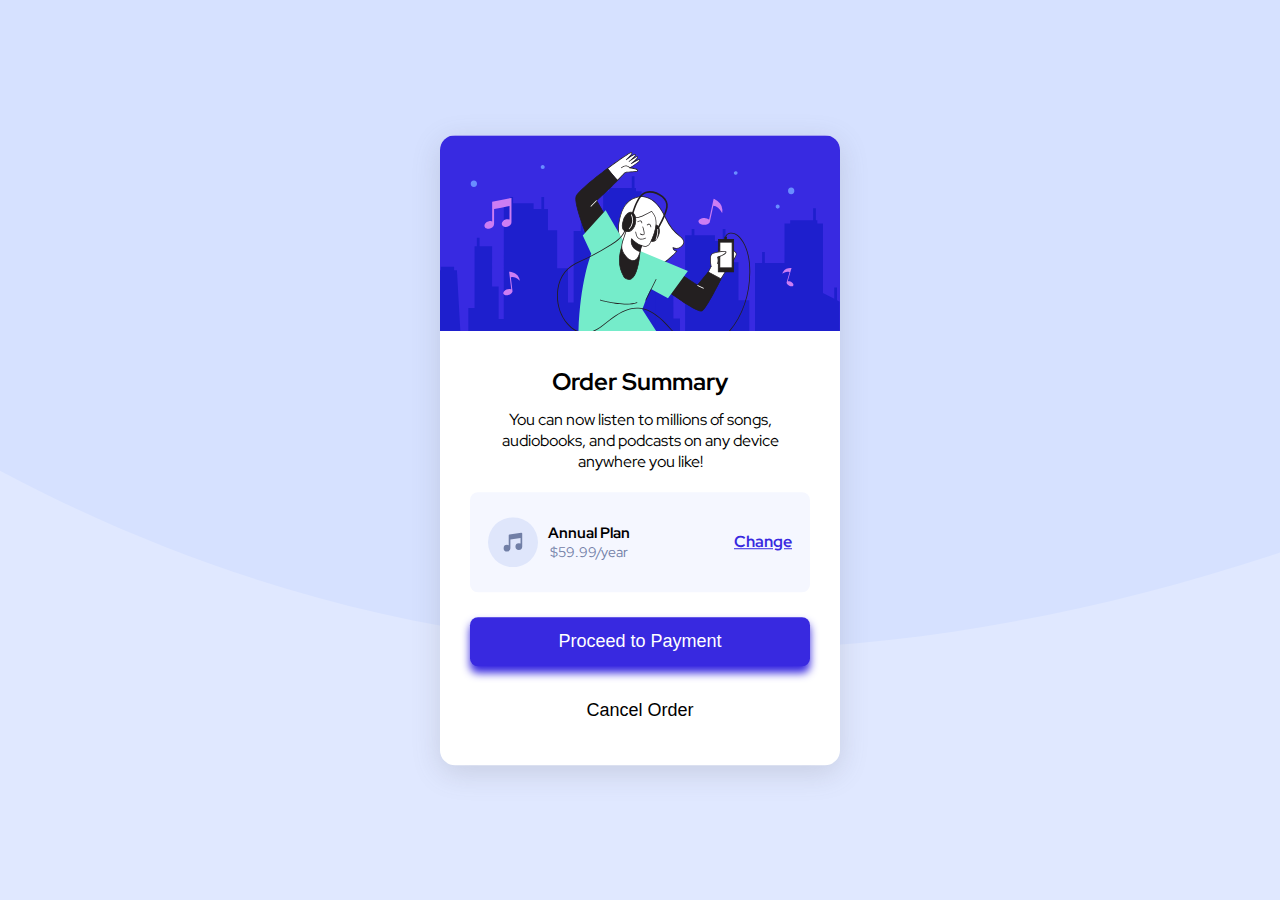
<file: order-summary-component-main/index.html>
<!DOCTYPE html>
<html lang="en">
<head>
  <meta charset="UTF-8">
  <meta name="viewport" content="width=device-width, initial-scale=1.0"> <!-- displays site properly based on user's device -->

  <link rel="icon" type="image/png" sizes="32x32" href="./images/favicon-32x32.png">
  
  <title>Frontend Mentor | Order summary card</title>

  <link rel="preconnect" href="https://fonts.googleapis.com">
  <link rel="preconnect" href="https://fonts.gstatic.com" crossorigin>
  <link href="https://fonts.googleapis.com/css2?family=Red+Hat+Display:wght@500;700;900&display=swap" rel="stylesheet">

  <link rel="stylesheet" href="./assets/css/styles.css">
</head>
<body>

  <section class="card-wrapper">
    <div class="card-summary">

      <div class="card-content-wrapper">
        <figure>
          <img class="card_img" src="./images/illustration-hero.svg" alt="Illustration Hero" />
          <figcaption hidden>Illustration Hero</figcaption>
        </figure>

        <div class="card-content">
          <div class="card-text">
            <h2>Order Summary</h2>
            <p class="text">You can now listen to millions of songs, audiobooks, and podcasts on any 
              device anywhere you like!</p>        
          </div>
    
          <div class="plan-wrapper">
            <div class="plan">
              <img src="./images/icon-music.svg" alt="Music Icon" class="music_icon" />
    
              <div class="plan-text">
                <h3>Annual Plan</h3>
                <p>$59.99/year</p>
              </div>
            </div>
    
            <a href="#">Change</a>
          </div>
    
          <div class="btn-wrapper">
            <button type="button" class="btn btn_payment">Proceed to Payment</button>
            <button type="button" class="btn btn_cancle">Cancel Order</button>
          </div>
        </div>
  


      </div>
      
    </div>
  </section>




  <!-- Order Summary

  You can now listen to millions of songs, audiobooks, and podcasts on any 
  device anywhere you like!

  Annual Plan
  $59.99/year

  Change

  Proceed to Payment
  Cancel Order -->
  

</body>
</html>
</file>
<file: order-summary-component-main/assets/css/styles.css>
:root {
    --pale_blue: hsl(225, 100%, 94%);
    --bright_blue: hsl(245, 75%, 52%);
    --very_pale_blue: hsl(225, 100%, 98%);
    --desaturated_blue: hsl(224, 23%, 55%);
    --dark_blue: hsl(223, 47%, 23%);
}

*, ::after, ::before {
    margin: 0;
    box-sizing: border-box;
}

body {
    font-family: 'Red Hat Display', sans-serif;
    font-size: 16px;
}

img {
    width: 100%;
    object-fit: cover;
}

.card-wrapper {
    /* padding: 50px 0; */
    height: 100vh;
    background-color: var(--pale_blue);
    background-image: url('../../images/pattern-background-desktop.svg');
    background-position: 0 -250px;
    background-repeat: no-repeat;
    background-size: cover;
}
.card_img {
    border-top-right-radius: 15px;
    border-top-left-radius: 15px;
}
.card-summary {
    height: 100%;
    position: relative;
}
.card-content-wrapper {
    position: absolute;
    top: 50%;
    left: 50%;
    transform: translate(-50%, -50%);
    width: 400px;
    background-color: #fff;
    border-radius: 15px;
    box-shadow: rgba(100, 100, 111, 0.2) 0px 7px 29px 0px;
}

.card-content {
    padding: 30px;
    text-align: center;
}
.card-content h2 {
    margin-bottom: 12px;
}
.card-text {
    margin-bottom: 20px;
}

.plan-wrapper {
    display: flex;
    align-items: center;
    justify-content: space-between;
    background-color: hsl(225, 100%, 98%);
    padding: 25px 18px;
    border-radius: 8px;
    margin-bottom: 25px;
}
.plan-wrapper a {
    color: var(--bright_blue);
    font-weight: 700;
    
}
.plan {
    display: flex;
    align-items: center;
}
.music_icon {
    width: 50px;
    margin-right: 10px;
}

.plan-text {
    display: flex;
    flex-direction: column;
    justify-content: center;
}
.plan-text h3{
    font-size: 15px;
}
.plan-text p{
    font-size: 14px;
    color: hsl(224, 23%, 55%)
}


/* Button Styles */
.btn-wrapper {
    display: flex;
    flex-direction: column;
}

.btn {
    color: black;
    border: 0;
    padding: 14px 8px;
    cursor: pointer;
    font-size: 18px;
    border-radius: 8px;
}
.btn_payment {
    margin-bottom: 20px;
    background-color: var(--bright_blue);
    color: white;
    box-shadow: 0 6px 9px 0px var(--bright_blue);
}
.btn_cancle {
    background-color: transparent;
}
</file>
